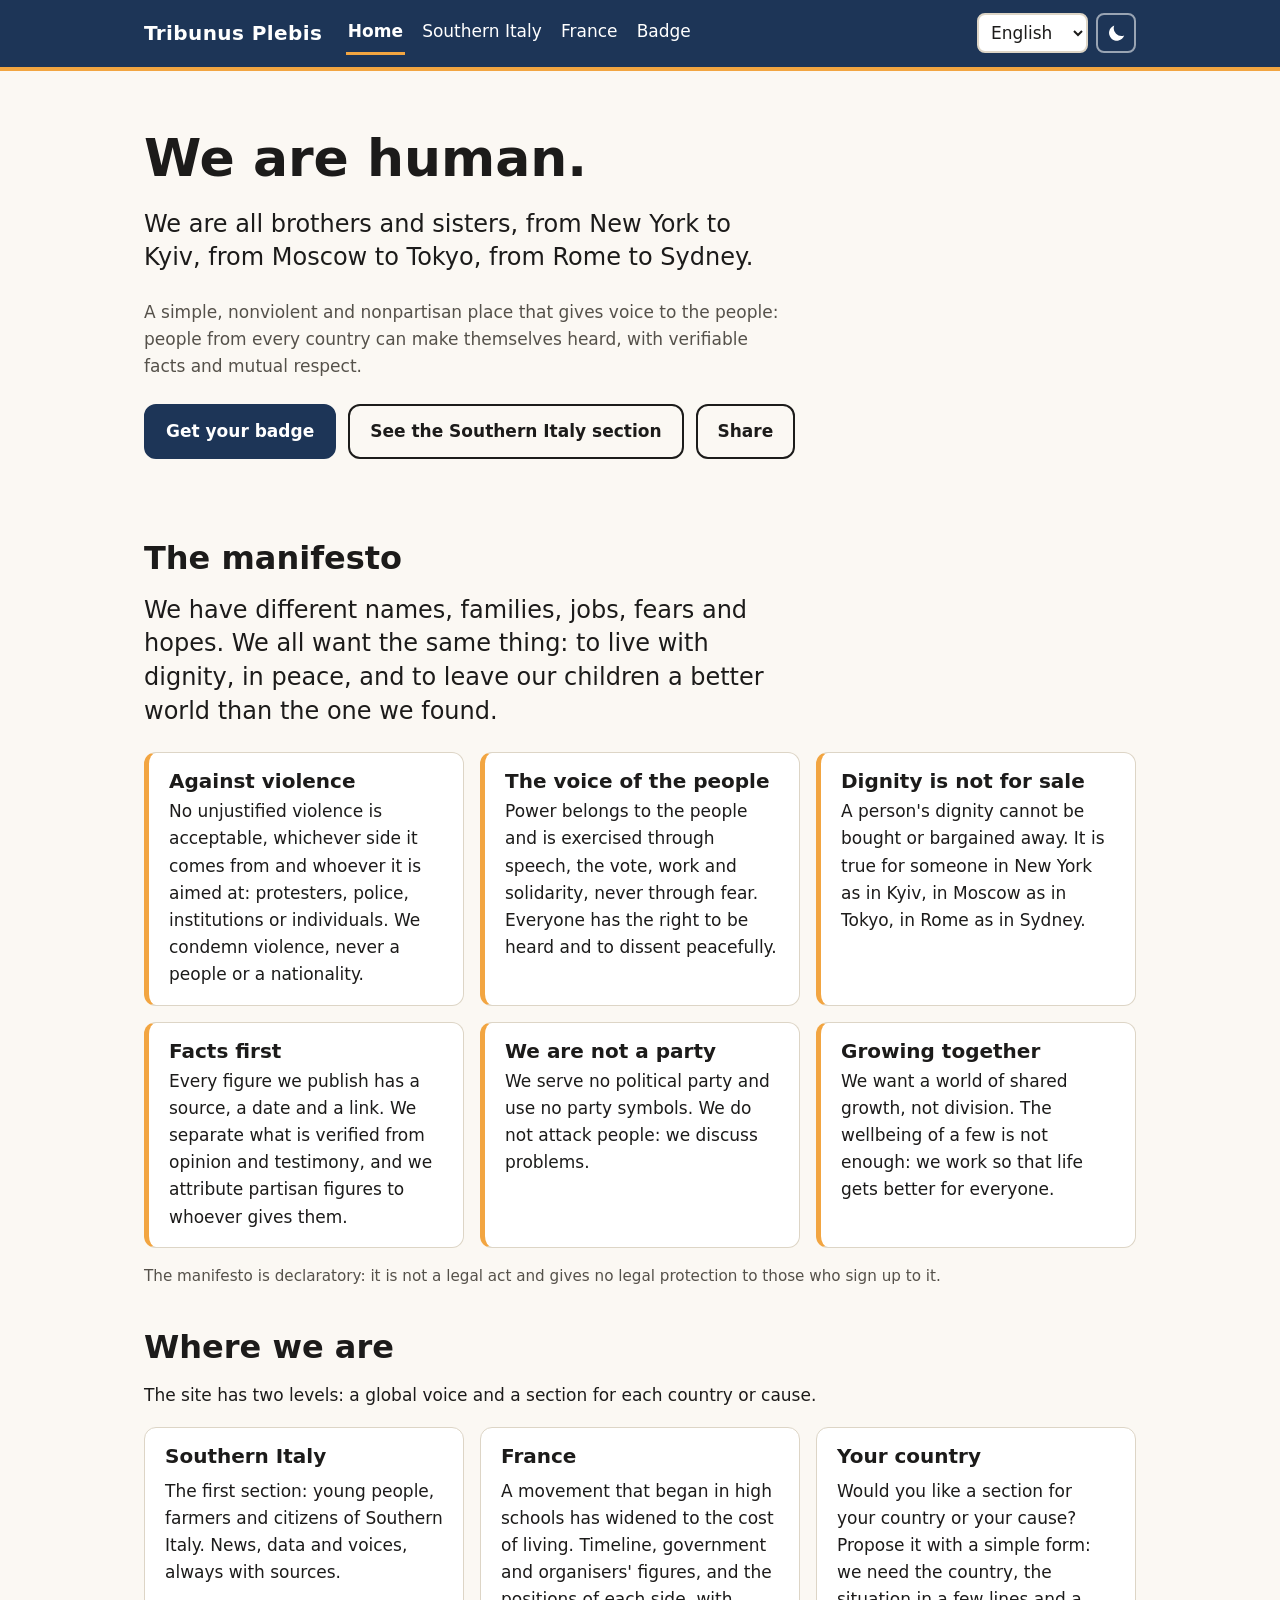
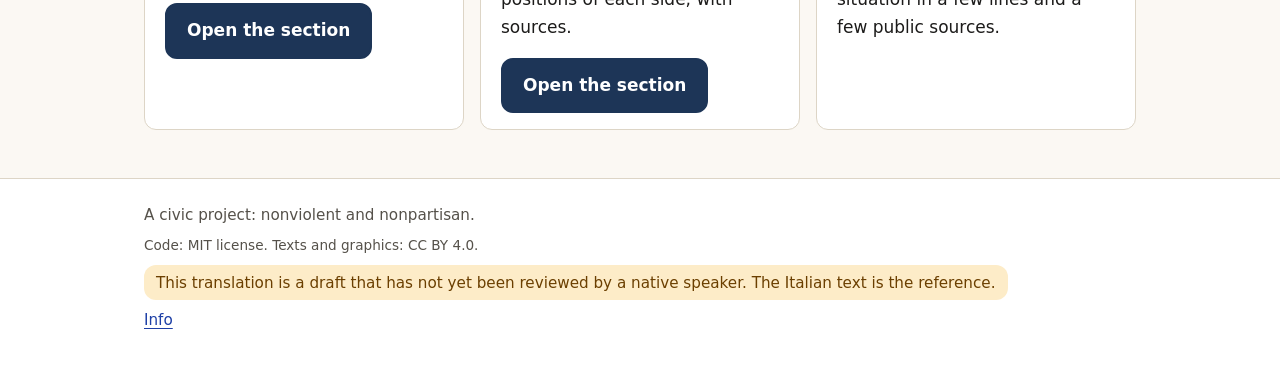
<file: index.html>
<!doctype html>
<html lang="it" dir="ltr" data-root="./">
<head>
  <meta charset="utf-8">
  <meta name="viewport" content="width=device-width, initial-scale=1">
  <meta http-equiv="Content-Security-Policy" content="default-src 'none'; script-src 'self'; style-src 'self'; img-src 'self'; connect-src 'self'; base-uri 'none'; form-action 'none'; require-trusted-types-for 'script'">
  <meta name="referrer" content="strict-origin-when-cross-origin">
  <title>Tribunus Plebis</title>
  <meta name="description" content="Un sito non violento e non partitico dove le persone di ogni paese si fanno sentire, con fatti verificabili e rispetto reciproco.">
  <meta property="og:type" content="website">
  <meta property="og:site_name" content="Tribunus Plebis">
  <meta property="og:locale" content="it_IT">
  <meta property="og:title" content="Siamo umani · Tribunus Plebis">
  <meta property="og:description" content="Un sito non violento e non partitico dove le persone di ogni paese si fanno sentire, con fatti verificabili e rispetto reciproco.">
  <meta property="og:image" content="__SITE_URL__/assets/img/social.png">
  <meta property="og:image:width" content="1200">
  <meta property="og:image:height" content="630">
  <meta property="og:image:alt" content="Siamo umani. Siamo tutti fratelli e sorelle, da New York a Kiev, da Mosca a Tokyo, da Roma a Sydney.">
  <meta name="twitter:card" content="summary_large_image">
  <meta name="twitter:image" content="__SITE_URL__/assets/img/social.png">
  <link rel="icon" href="./assets/img/favicon.svg" type="image/svg+xml">
  <link rel="stylesheet" href="./assets/css/style.css">
  <script src="./assets/js/theme-init.js"></script>
  <script type="module" src="./assets/js/home.js"></script>
</head>
<body data-page="home" data-title="home.docTitle">
  <main id="main" tabindex="-1">
    <noscript>
      <div class="container"><p class="notice">
        <span lang="it">Questo sito richiede JavaScript.</span> /
        <span lang="en">This site requires JavaScript.</span> /
        <span lang="fr">Ce site nécessite JavaScript.</span>
      </p></div>
    </noscript>

    <div class="container">
      <section class="hero" aria-labelledby="hero-title">
        <h1 id="hero-title" data-i18n="home.h1"></h1>
        <p class="lead" data-i18n="home.lead"></p>
        <p class="sub" data-i18n="home.sub"></p>
        <div class="actions">
          <a class="button" href="./badge/" data-i18n="home.ctaBadge"></a>
          <a class="button secondary" href="./it-sud/" data-i18n="home.ctaItSud"></a>
          <button type="button" class="button secondary" id="share-button" data-i18n="share.button"></button>
        </div>
        <p id="share-status" class="muted" role="status" aria-live="polite"></p>
      </section>

      <section aria-labelledby="manifesto-title">
        <h2 id="manifesto-title" data-i18n="home.manifesto.title"></h2>
        <p class="lead" data-i18n="home.manifesto.intro"></p>
        <ul class="principles" id="principles"></ul>
        <p class="muted" data-i18n="home.manifesto.note"></p>
      </section>

      <section aria-labelledby="places-title">
        <h2 id="places-title" data-i18n="home.places.title"></h2>
        <p data-i18n="home.places.intro"></p>
        <div class="places">
          <article class="card">
            <h3 data-i18n="home.places.itsud.title"></h3>
            <p data-i18n="home.places.itsud.text"></p>
            <p><a class="button" href="./it-sud/" data-i18n="home.places.itsud.cta"></a></p>
          </article>
          <article class="card">
            <h3 data-i18n="home.places.francia.title"></h3>
            <p data-i18n="home.places.francia.text"></p>
            <p><a class="button" href="./francia/" data-i18n="home.places.francia.cta"></a></p>
          </article>
          <article class="card">
            <h3 data-i18n="home.places.next.title"></h3>
            <p data-i18n="home.places.next.text"></p>
            <p data-repo-wrap hidden><a class="button secondary" data-repo-path="issues/new?template=suggest-country-section.yml" hidden data-i18n="home.places.next.cta"></a></p>
          </article>
        </div>
      </section>
    </div>
  </main>
</body>
</html>
</file>
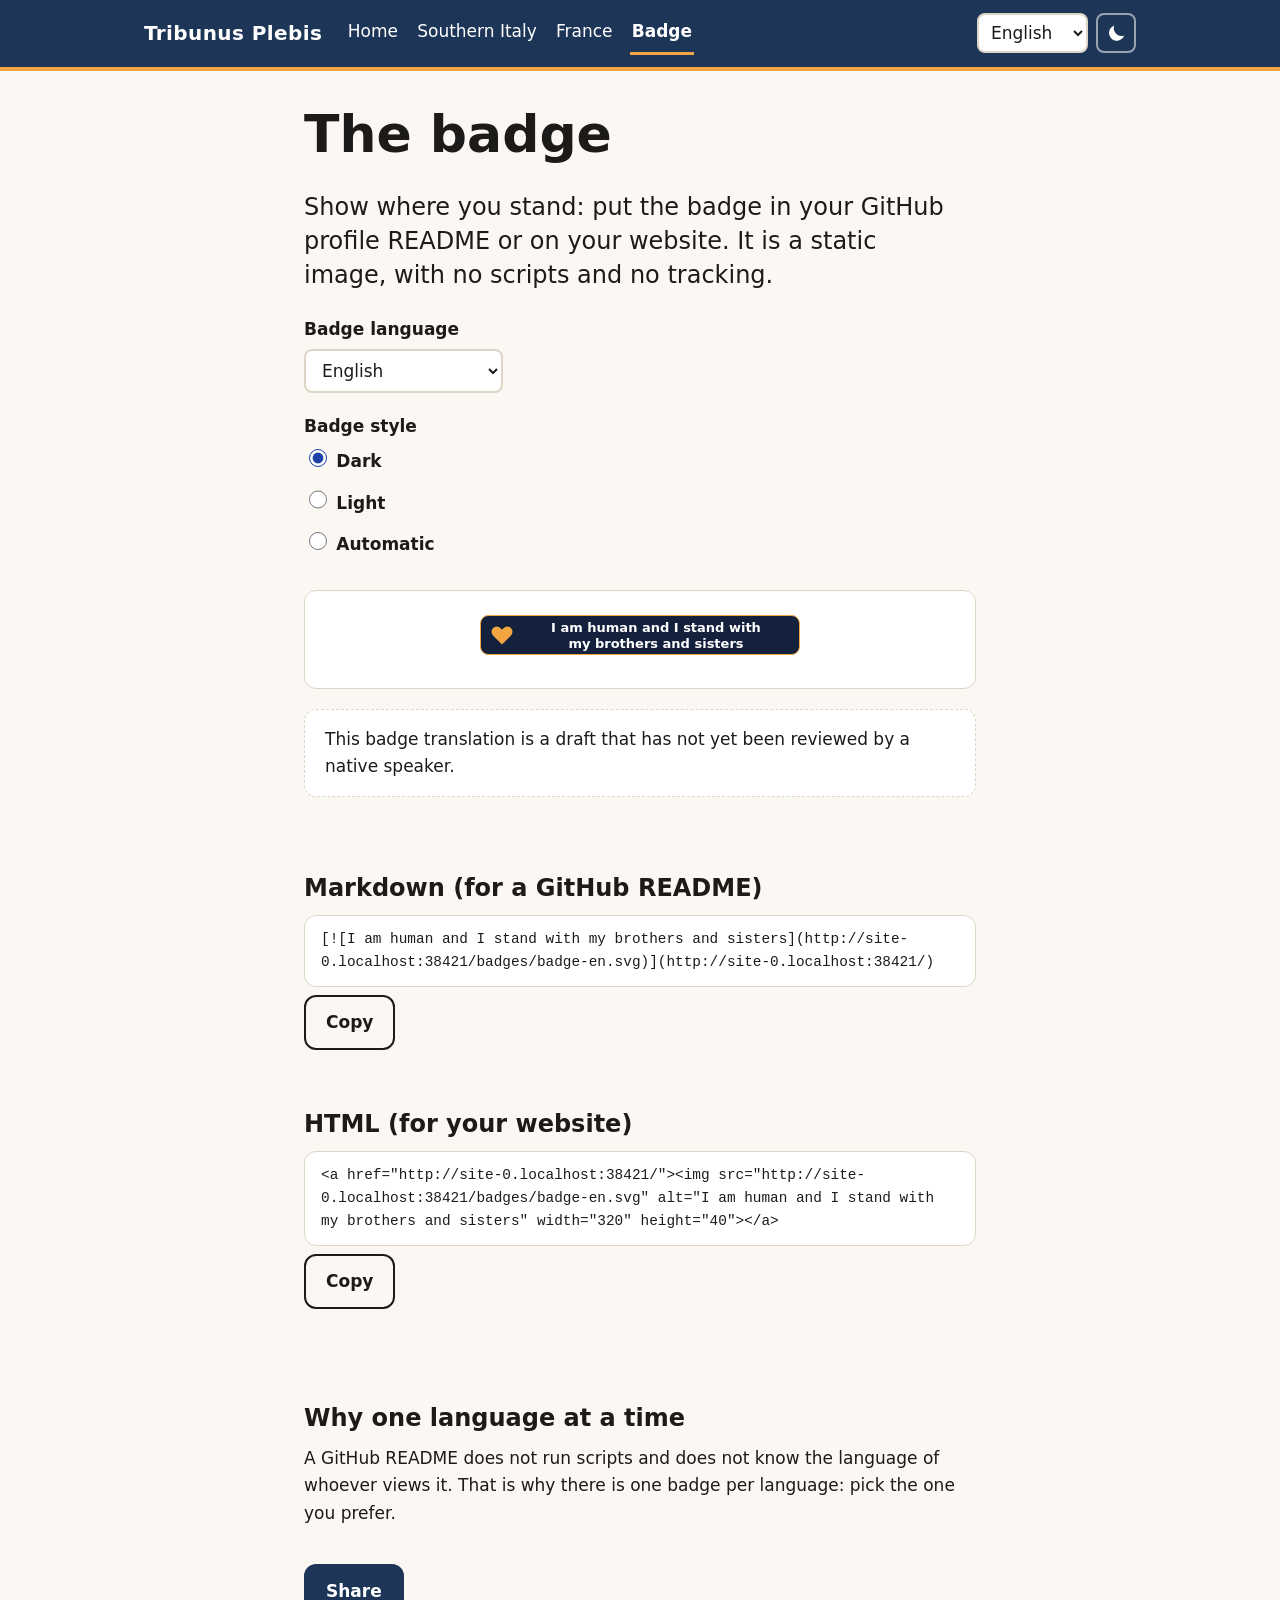
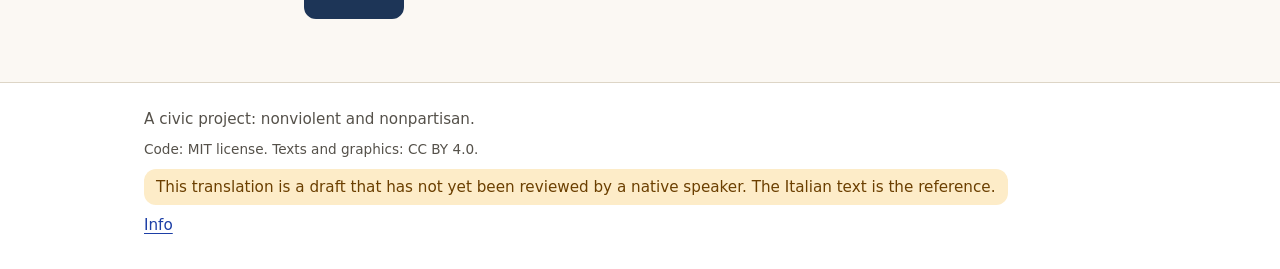
<file: badge/index.html>
<!doctype html>
<html lang="it" dir="ltr" data-root="../">
<head>
  <meta charset="utf-8">
  <meta name="viewport" content="width=device-width, initial-scale=1">
  <meta http-equiv="Content-Security-Policy" content="default-src 'none'; script-src 'self'; style-src 'self'; img-src 'self'; connect-src 'self'; base-uri 'none'; form-action 'none'; require-trusted-types-for 'script'">
  <meta name="referrer" content="strict-origin-when-cross-origin">
  <title>Badge · Tribunus Plebis</title>
  <meta name="description" content="Un sito non violento e non partitico dove le persone di ogni paese si fanno sentire, con fatti verificabili e rispetto reciproco.">
  <meta property="og:type" content="website">
  <meta property="og:site_name" content="Tribunus Plebis">
  <meta property="og:locale" content="it_IT">
  <meta property="og:title" content="Siamo umani · Tribunus Plebis">
  <meta property="og:description" content="Un sito non violento e non partitico dove le persone di ogni paese si fanno sentire, con fatti verificabili e rispetto reciproco.">
  <meta property="og:image" content="__SITE_URL__/assets/img/social.png">
  <meta property="og:image:width" content="1200">
  <meta property="og:image:height" content="630">
  <meta property="og:image:alt" content="Siamo umani. Siamo tutti fratelli e sorelle, da New York a Kiev, da Mosca a Tokyo, da Roma a Sydney.">
  <meta name="twitter:card" content="summary_large_image">
  <meta name="twitter:image" content="__SITE_URL__/assets/img/social.png">
  <link rel="icon" href="../assets/img/favicon.svg" type="image/svg+xml">
  <link rel="stylesheet" href="../assets/css/style.css">
  <script src="../assets/js/theme-init.js"></script>
  <script type="module" src="../assets/js/badge.js"></script>
</head>
<body data-page="badge" data-title="badge.docTitle">
  <main id="main" tabindex="-1">
    <noscript>
      <div class="container"><p class="notice">
        <span lang="it">Questo sito richiede JavaScript.</span> /
        <span lang="en">This site requires JavaScript.</span> /
        <span lang="fr">Ce site nécessite JavaScript.</span>
      </p></div>
    </noscript>

    <div class="container prose">
      <h1 data-i18n="badge.h1"></h1>
      <p class="lead" data-i18n="badge.intro"></p>

      <div class="badge-tool">
        <div class="field">
          <label for="badge-lang" data-i18n="badge.language"></label>
          <select id="badge-lang"></select>
        </div>

        <fieldset class="field style-field">
          <legend data-i18n="badge.styleTitle"></legend>
          <label class="choice"><input type="radio" name="badge-style" value="dark" checked> <span data-i18n="badge.styleDark"></span></label>
          <label class="choice"><input type="radio" name="badge-style" value="light"> <span data-i18n="badge.styleLight"></span></label>
          <label class="choice"><input type="radio" name="badge-style" value="auto"> <span data-i18n="badge.styleAuto"></span></label>
          <p id="style-note" class="muted" hidden data-i18n="badge.styleAutoNote"></p>
        </fieldset>

        <section class="badge-preview" aria-labelledby="preview-title">
          <h2 id="preview-title" class="visually-hidden" data-i18n="badge.preview"></h2>
          <a id="badge-link" href="../"><img id="badge-preview" src="../badges/badge-it.svg" alt="" width="320" height="40"></a>
          <div id="badge-compare" class="badge-compare" hidden>
            <figure>
              <a href="../"><img id="badge-preview-dark" src="../badges/badge-it.svg" alt="" width="320" height="40"></a>
              <figcaption data-i18n="badge.previewDark"></figcaption>
            </figure>
            <figure>
              <a href="../"><img id="badge-preview-light" src="../badges/badge-it-light.svg" alt="" width="320" height="40"></a>
              <figcaption data-i18n="badge.previewLight"></figcaption>
            </figure>
          </div>
        </section>

        <p id="badge-draft" class="notice" hidden>
          <span data-i18n="badge.draftNote"></span>
          <span id="badge-progress"></span>
          <a id="badge-review-link" data-repo-path="issues/new?template=badge-review.yml" hidden data-i18n="badge.reviewCta"></a>
        </p>
        <p id="badge-reviewed" class="notice notice-ok" hidden data-i18n="badge.reviewedNote"></p>

        <p id="local-note" class="notice" hidden data-i18n="badge.localNote"></p>

        <section id="md-section" aria-labelledby="md-title">
          <h2 id="md-title" data-i18n="badge.markdownTitle"></h2>
          <pre class="snippet"><code id="snippet-markdown"></code></pre>
          <button type="button" class="button secondary" id="copy-markdown" data-i18n="badge.copy"></button>
        </section>

        <section aria-labelledby="html-title">
          <h2 id="html-title" data-i18n="badge.htmlTitle"></h2>
          <pre class="snippet"><code id="snippet-html"></code></pre>
          <button type="button" class="button secondary" id="copy-html" data-i18n="badge.copy"></button>
        </section>

        <p id="copy-status" class="muted" role="status" aria-live="polite"></p>

        <section aria-labelledby="why-title">
          <h2 id="why-title" data-i18n="badge.whyTitle"></h2>
          <p data-i18n="badge.why"></p>
        </section>

        <section class="share-block" data-i18n-attr="aria-label:share.button">
          <button type="button" class="button" id="share-button" data-i18n="share.button"></button>
          <p id="share-status" class="muted" role="status" aria-live="polite"></p>
        </section>
      </div>
    </div>
  </main>
</body>
</html>
</file>
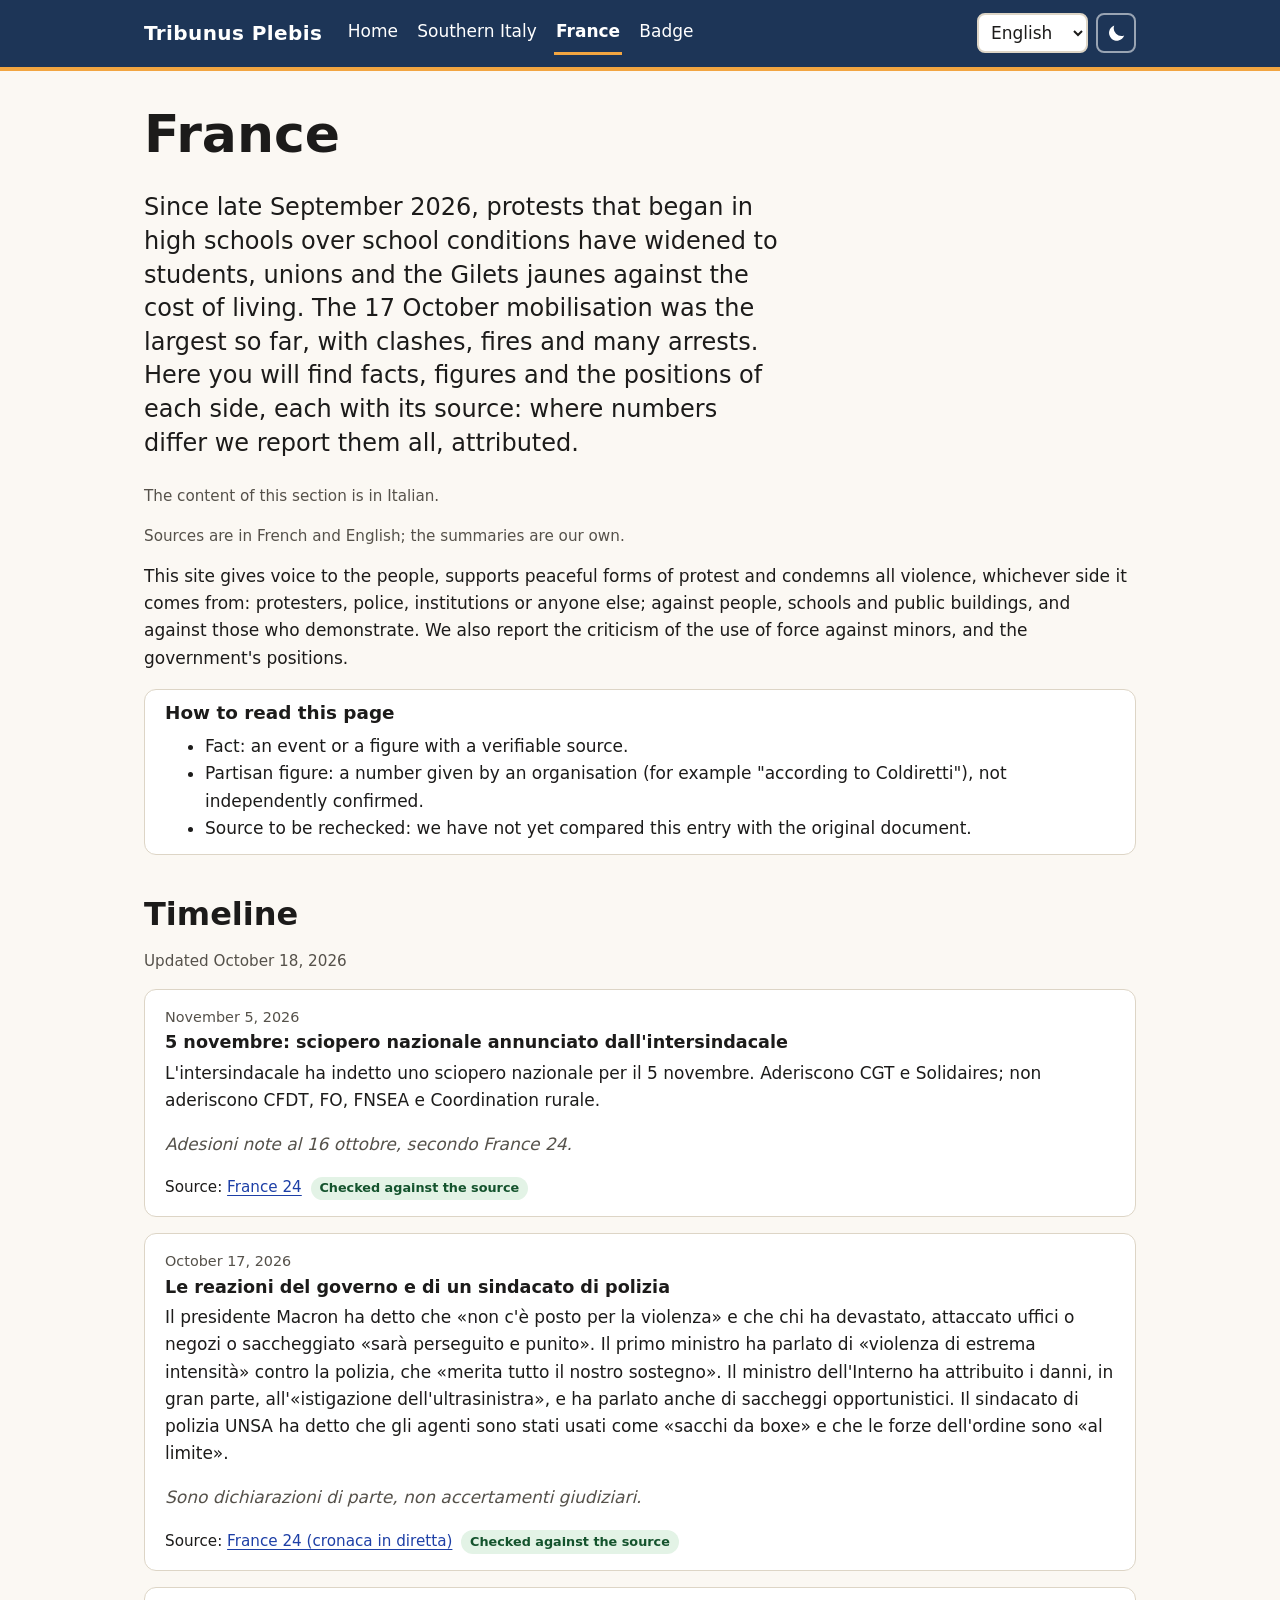
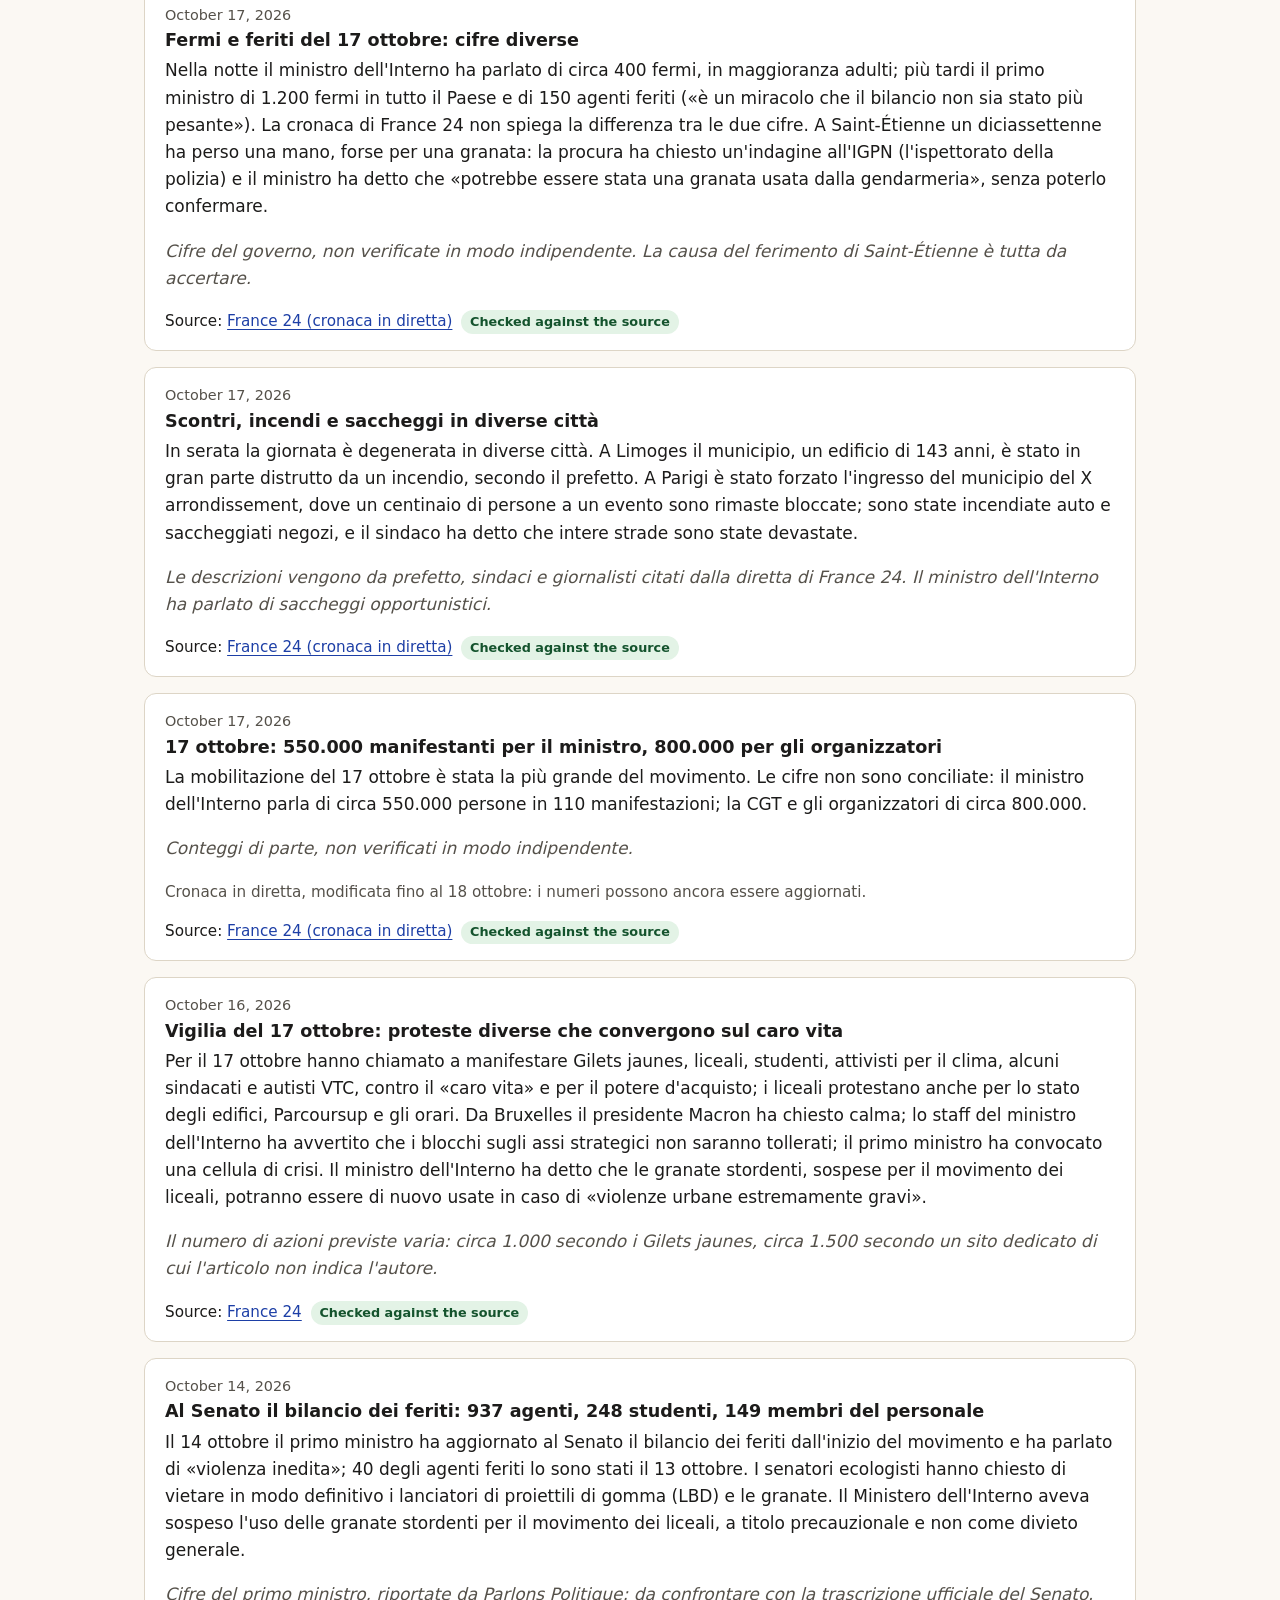
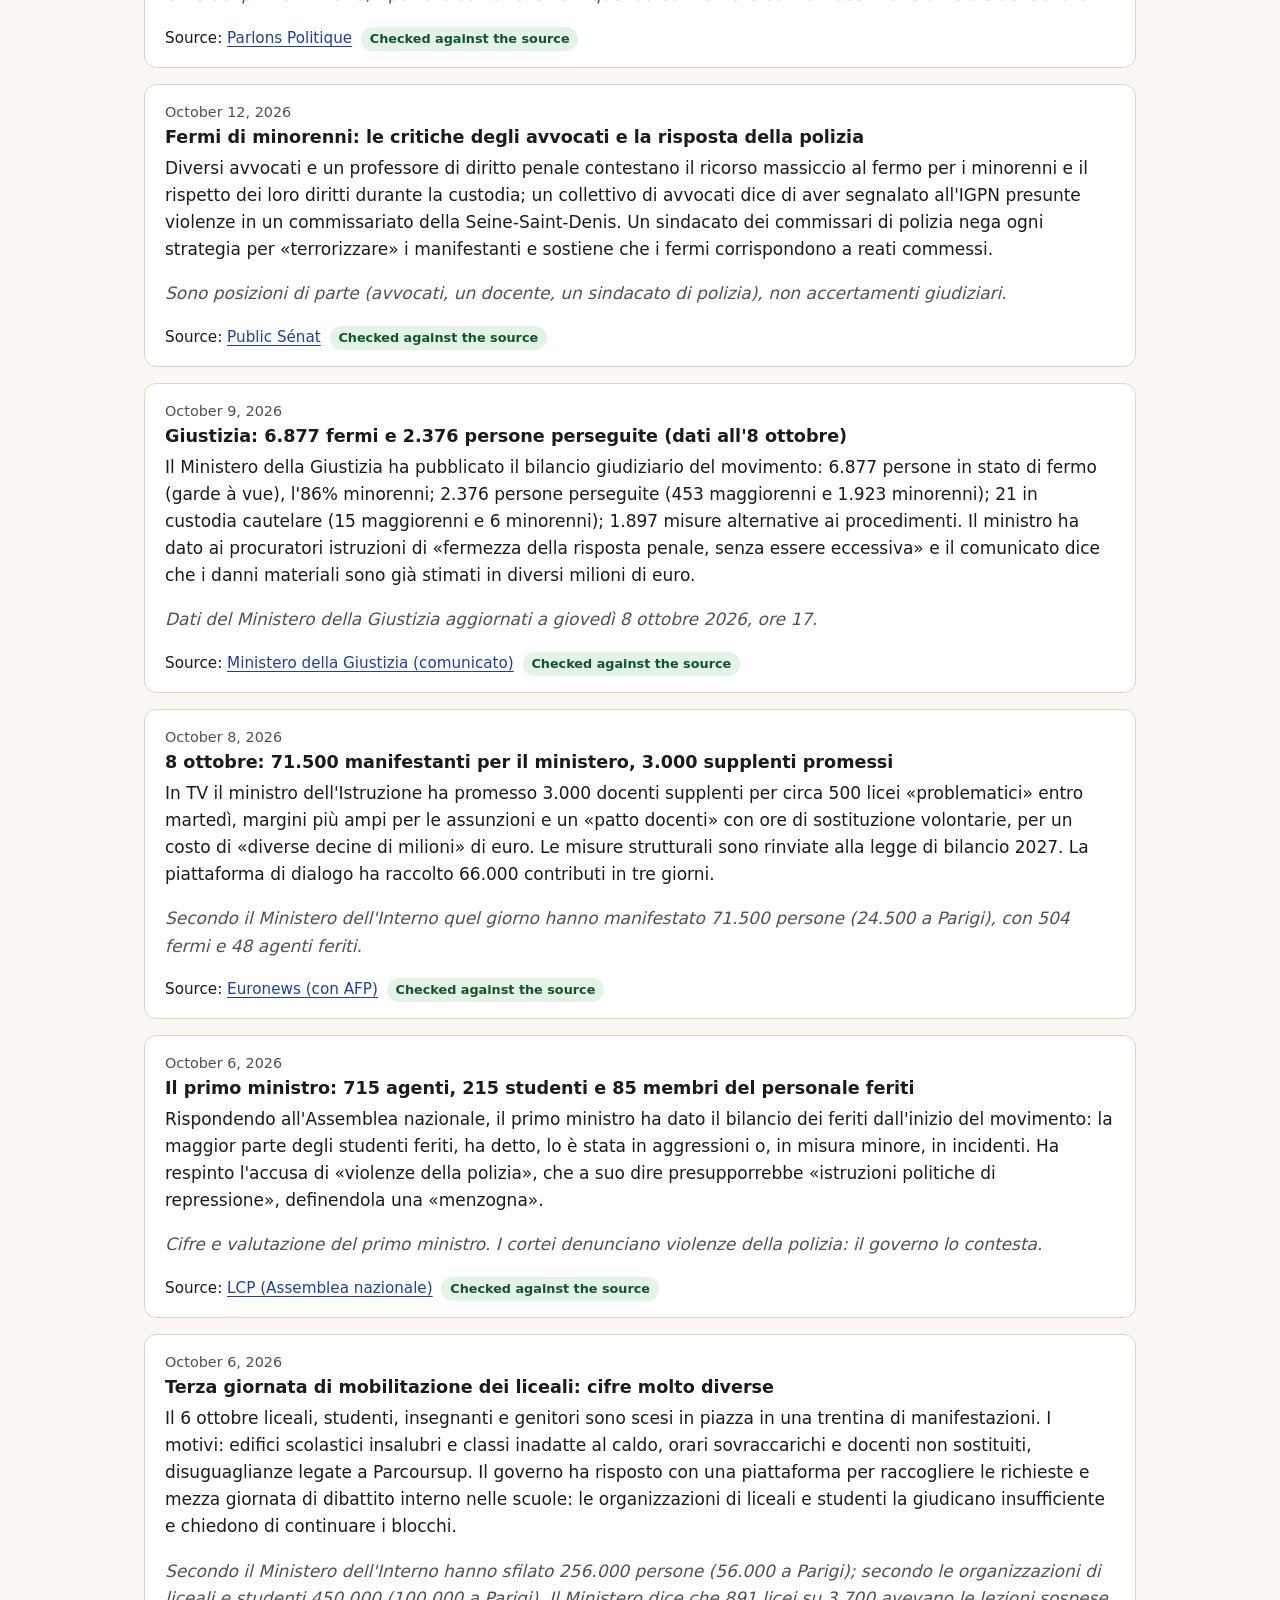
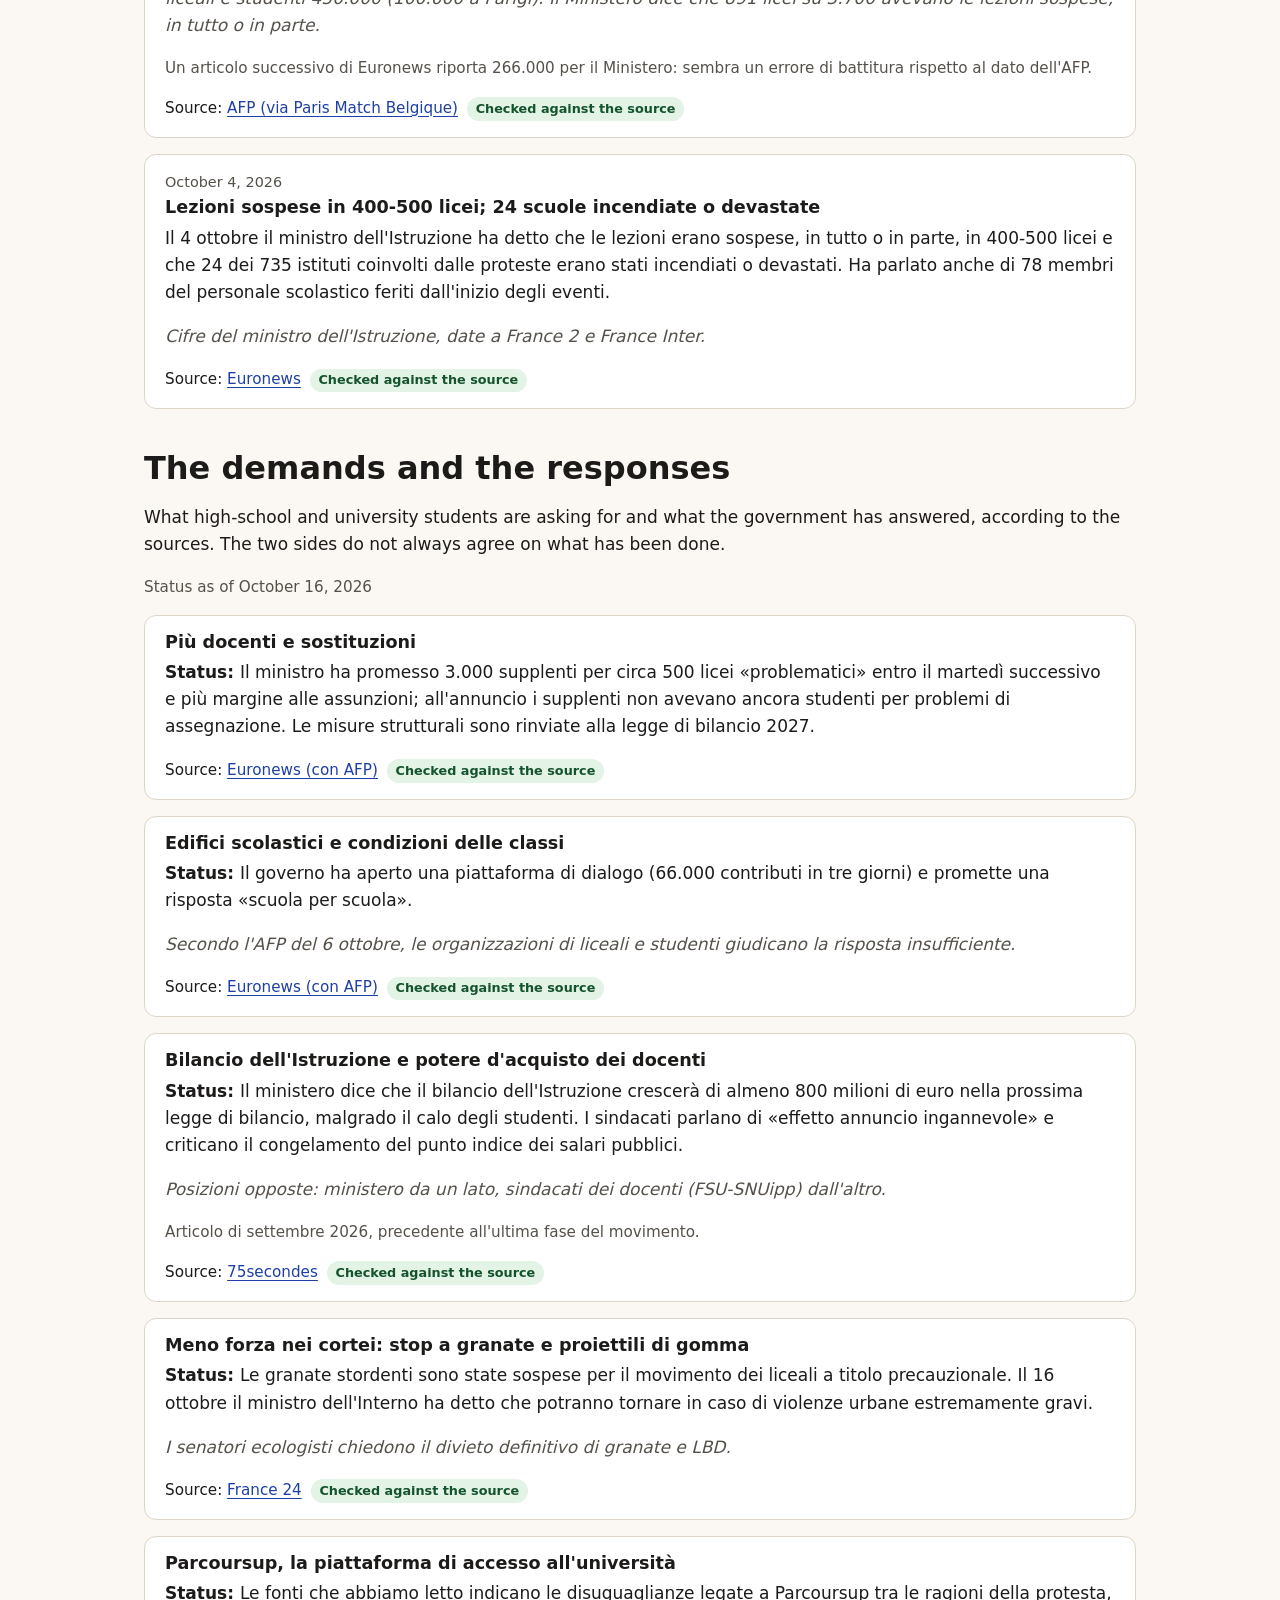
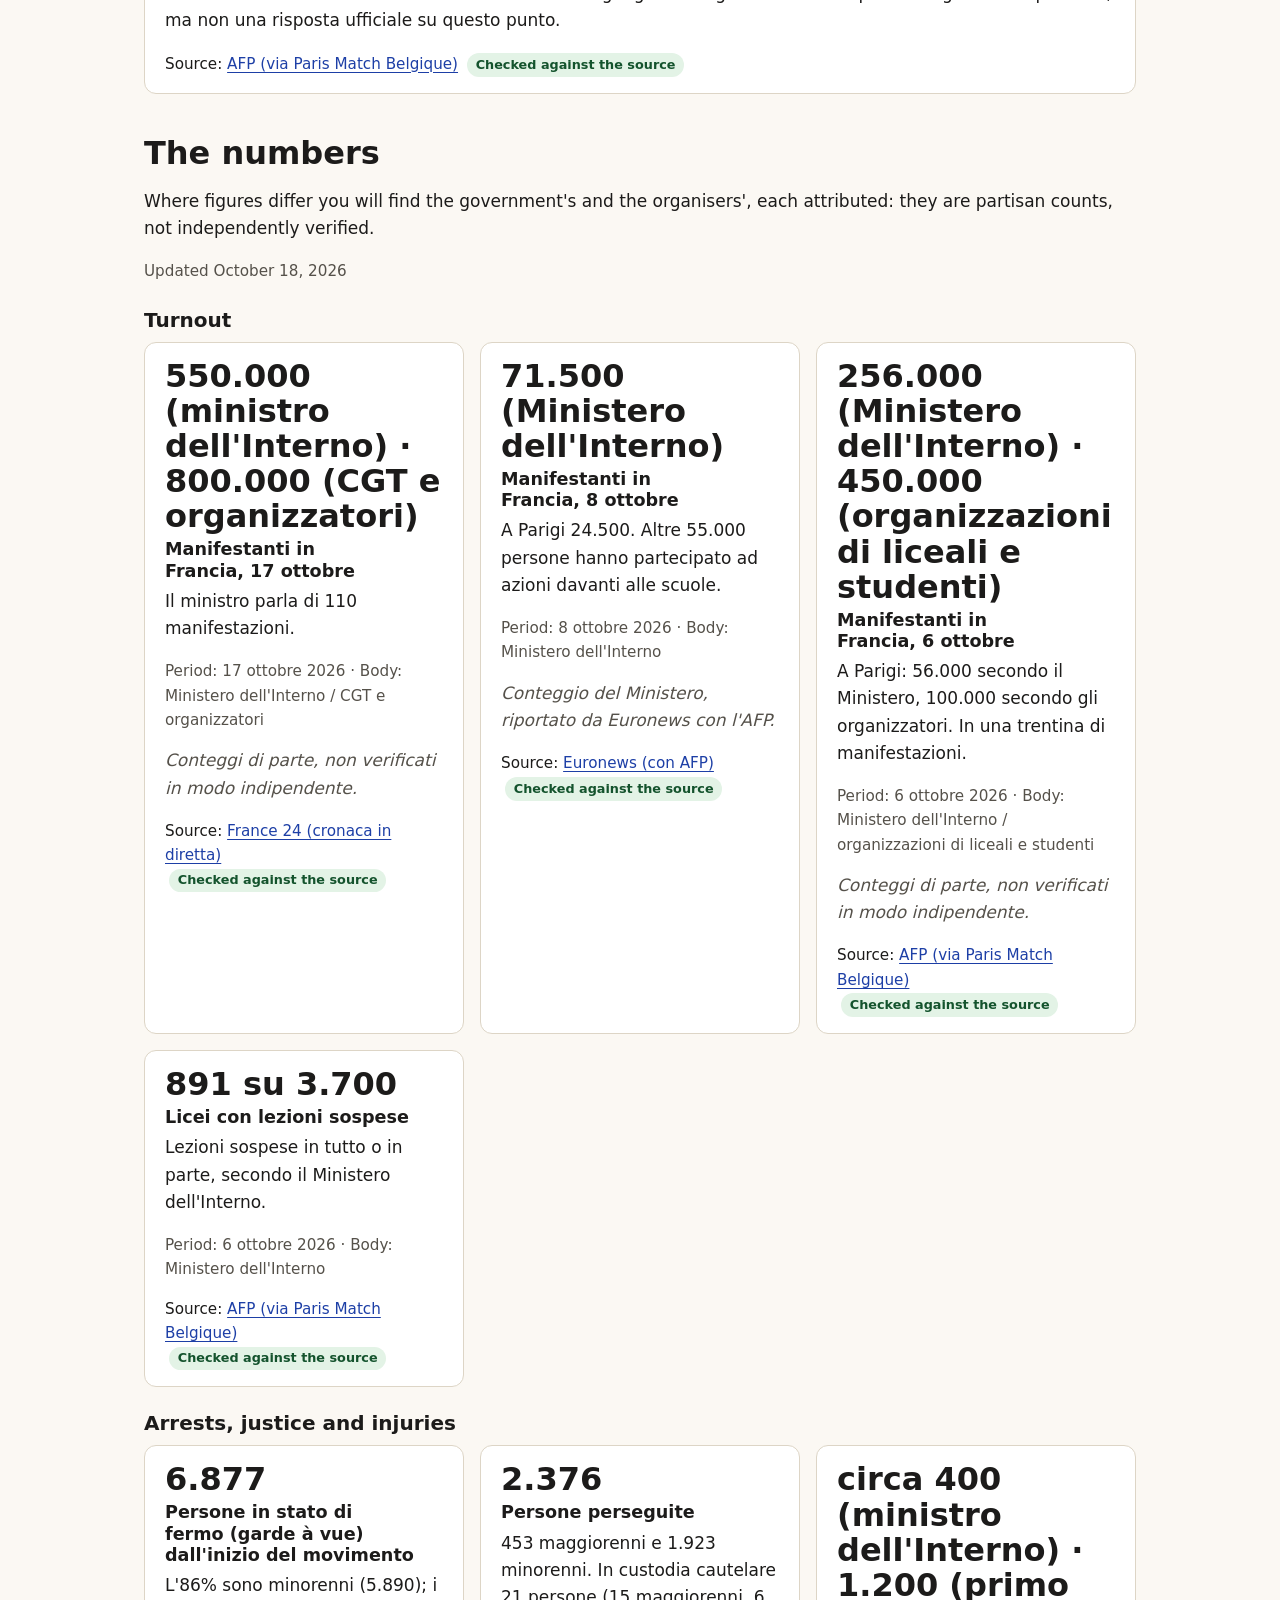
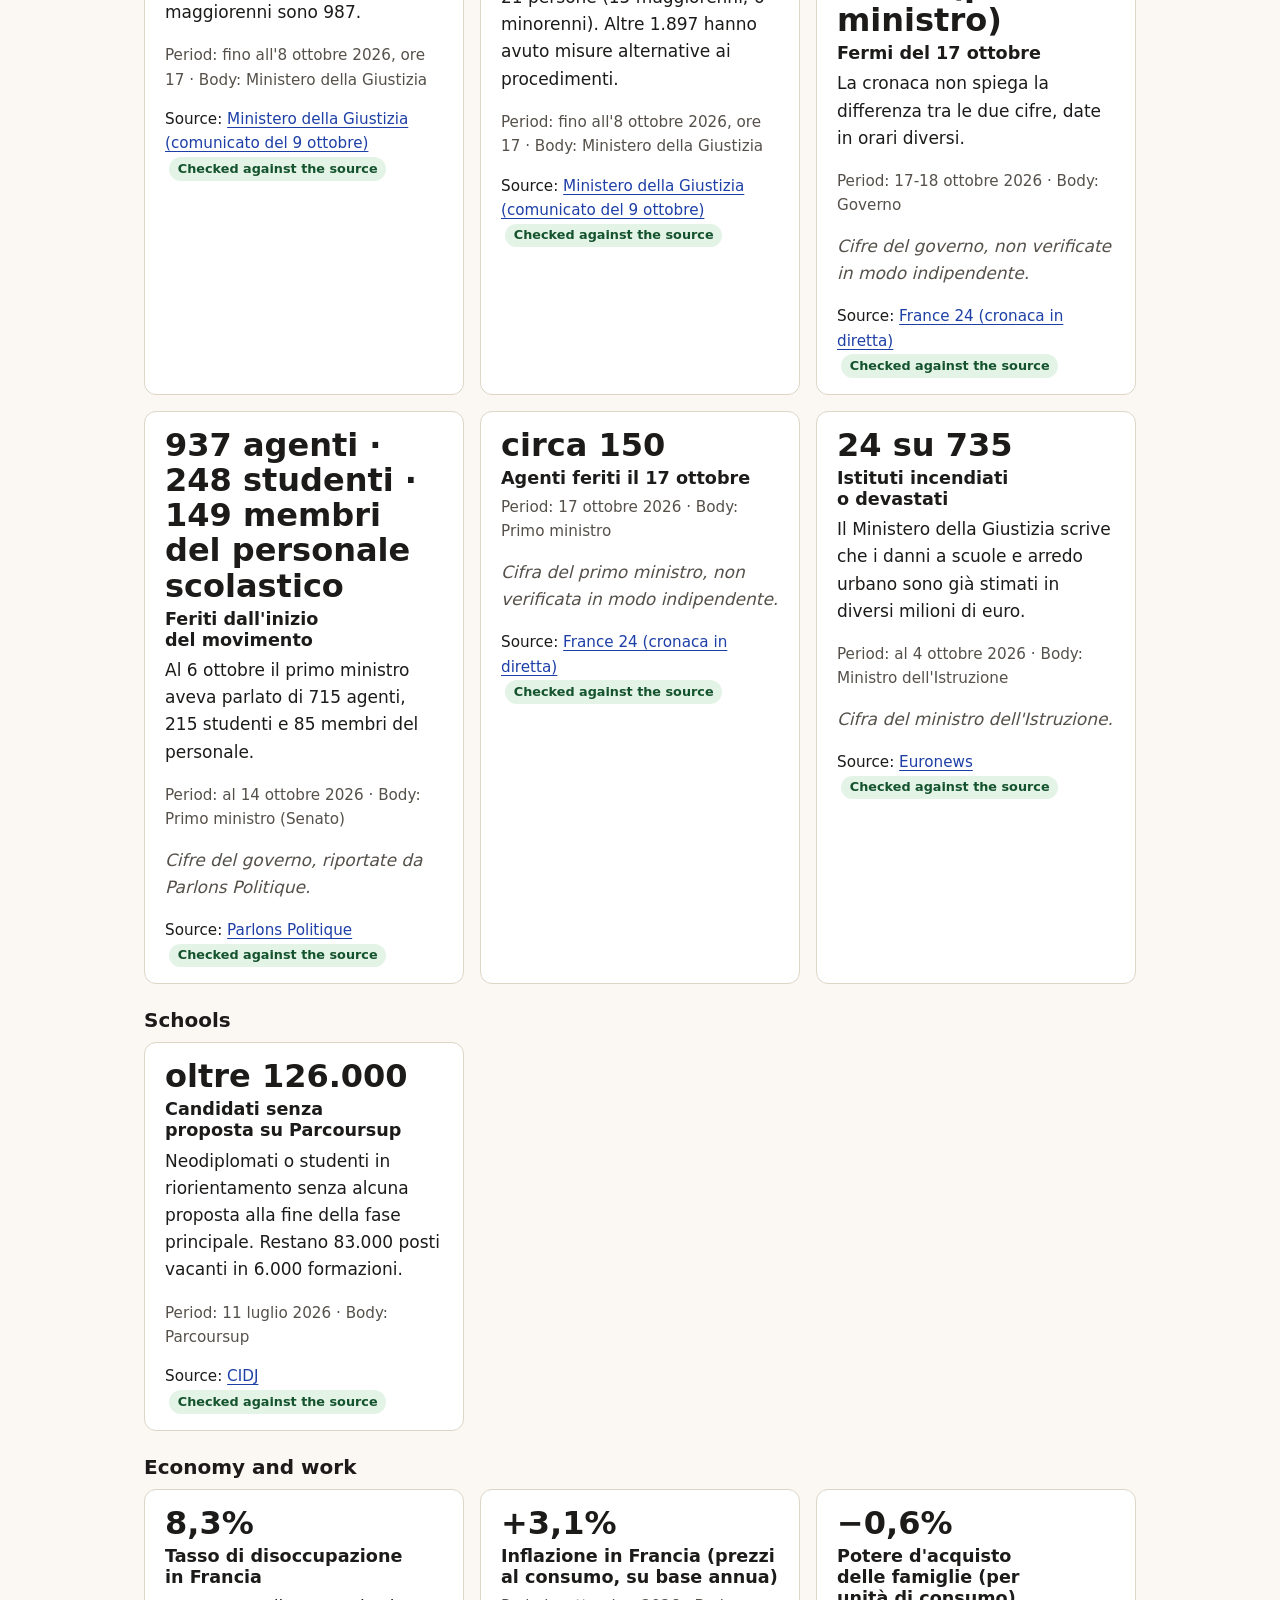
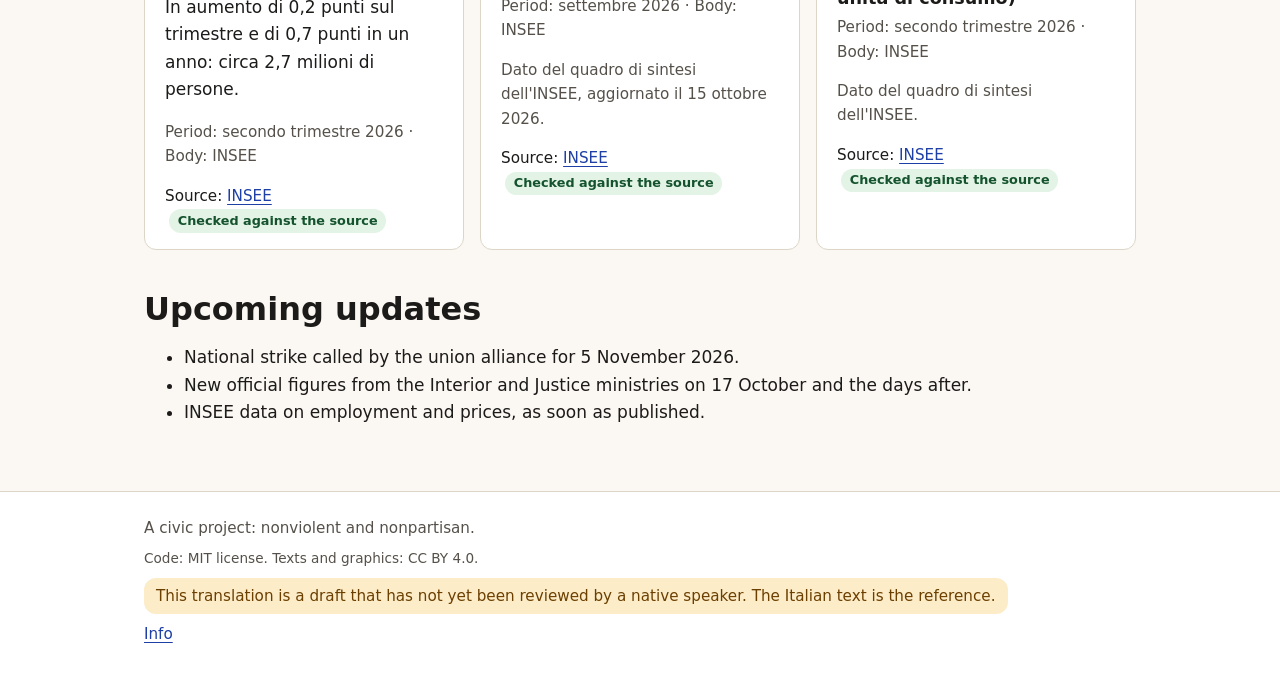
<file: francia/index.html>
<!doctype html>
<html lang="it" dir="ltr" data-root="../">
<head>
  <meta charset="utf-8">
  <meta name="viewport" content="width=device-width, initial-scale=1">
  <meta http-equiv="Content-Security-Policy" content="default-src 'none'; script-src 'self'; style-src 'self'; img-src 'self'; connect-src 'self'; base-uri 'none'; form-action 'none'; require-trusted-types-for 'script'">
  <meta name="referrer" content="strict-origin-when-cross-origin">
  <title>Francia · Tribunus Plebis</title>
  <meta name="description" content="Un sito non violento e non partitico dove le persone di ogni paese si fanno sentire, con fatti verificabili e rispetto reciproco.">
  <meta property="og:type" content="website">
  <meta property="og:site_name" content="Tribunus Plebis">
  <meta property="og:locale" content="it_IT">
  <meta property="og:title" content="Siamo umani · Tribunus Plebis">
  <meta property="og:description" content="Un sito non violento e non partitico dove le persone di ogni paese si fanno sentire, con fatti verificabili e rispetto reciproco.">
  <meta property="og:image" content="__SITE_URL__/assets/img/social.png">
  <meta property="og:image:width" content="1200">
  <meta property="og:image:height" content="630">
  <meta property="og:image:alt" content="Siamo umani. Siamo tutti fratelli e sorelle, da New York a Kiev, da Mosca a Tokyo, da Roma a Sydney.">
  <meta name="twitter:card" content="summary_large_image">
  <meta name="twitter:image" content="__SITE_URL__/assets/img/social.png">
  <link rel="icon" href="../assets/img/favicon.svg" type="image/svg+xml">
  <link rel="stylesheet" href="../assets/css/style.css">
  <script src="../assets/js/theme-init.js"></script>
  <script type="module" src="../assets/js/section.js"></script>
</head>
<body data-page="francia" data-title="francia.docTitle" data-section="francia" data-news="francia-news.json" data-stats="francia-stats.json">
  <main id="main" tabindex="-1">
    <noscript>
      <div class="container"><p class="notice">
        <span lang="it">Questo sito richiede JavaScript.</span> /
        <span lang="en">This site requires JavaScript.</span> /
        <span lang="fr">Ce site nécessite JavaScript.</span>
      </p></div>
    </noscript>

    <div class="container">
      <h1 data-i18n="francia.h1"></h1>
      <p class="lead" data-i18n="francia.intro"></p>
      <p class="muted" data-i18n="common.contentItalian"></p>
      <p class="muted" data-i18n="francia.sourcesNote"></p>
      <p data-i18n="francia.nonviolence"></p>

      <section class="legend" aria-labelledby="howto-title">
        <h2 id="howto-title" data-i18n="section.howToRead.title"></h2>
        <ul data-i18n-list="section.howToRead.items"></ul>
      </section>

      <div id="section-content"></div>

      <section class="contribute" aria-labelledby="contribute-title" data-repo-wrap hidden>
        <h2 id="contribute-title" data-i18n="section.contribute.title"></h2>
        <p data-i18n="section.contribute.text"></p>
        <p class="actions">
          <a class="button" data-repo-path="issues/new?template=suggest-news-or-data.yml" hidden data-i18n="section.contribute.news"></a>
          <a class="button secondary" data-repo-path="issues/new?template=report-error.yml" hidden data-i18n="section.contribute.error"></a>
        </p>
      </section>

      <section aria-labelledby="next-title">
        <h2 id="next-title" data-i18n="francia.next.title"></h2>
        <ul data-i18n-list="francia.next.items"></ul>
      </section>
    </div>
  </main>
</body>
</html>
</file>
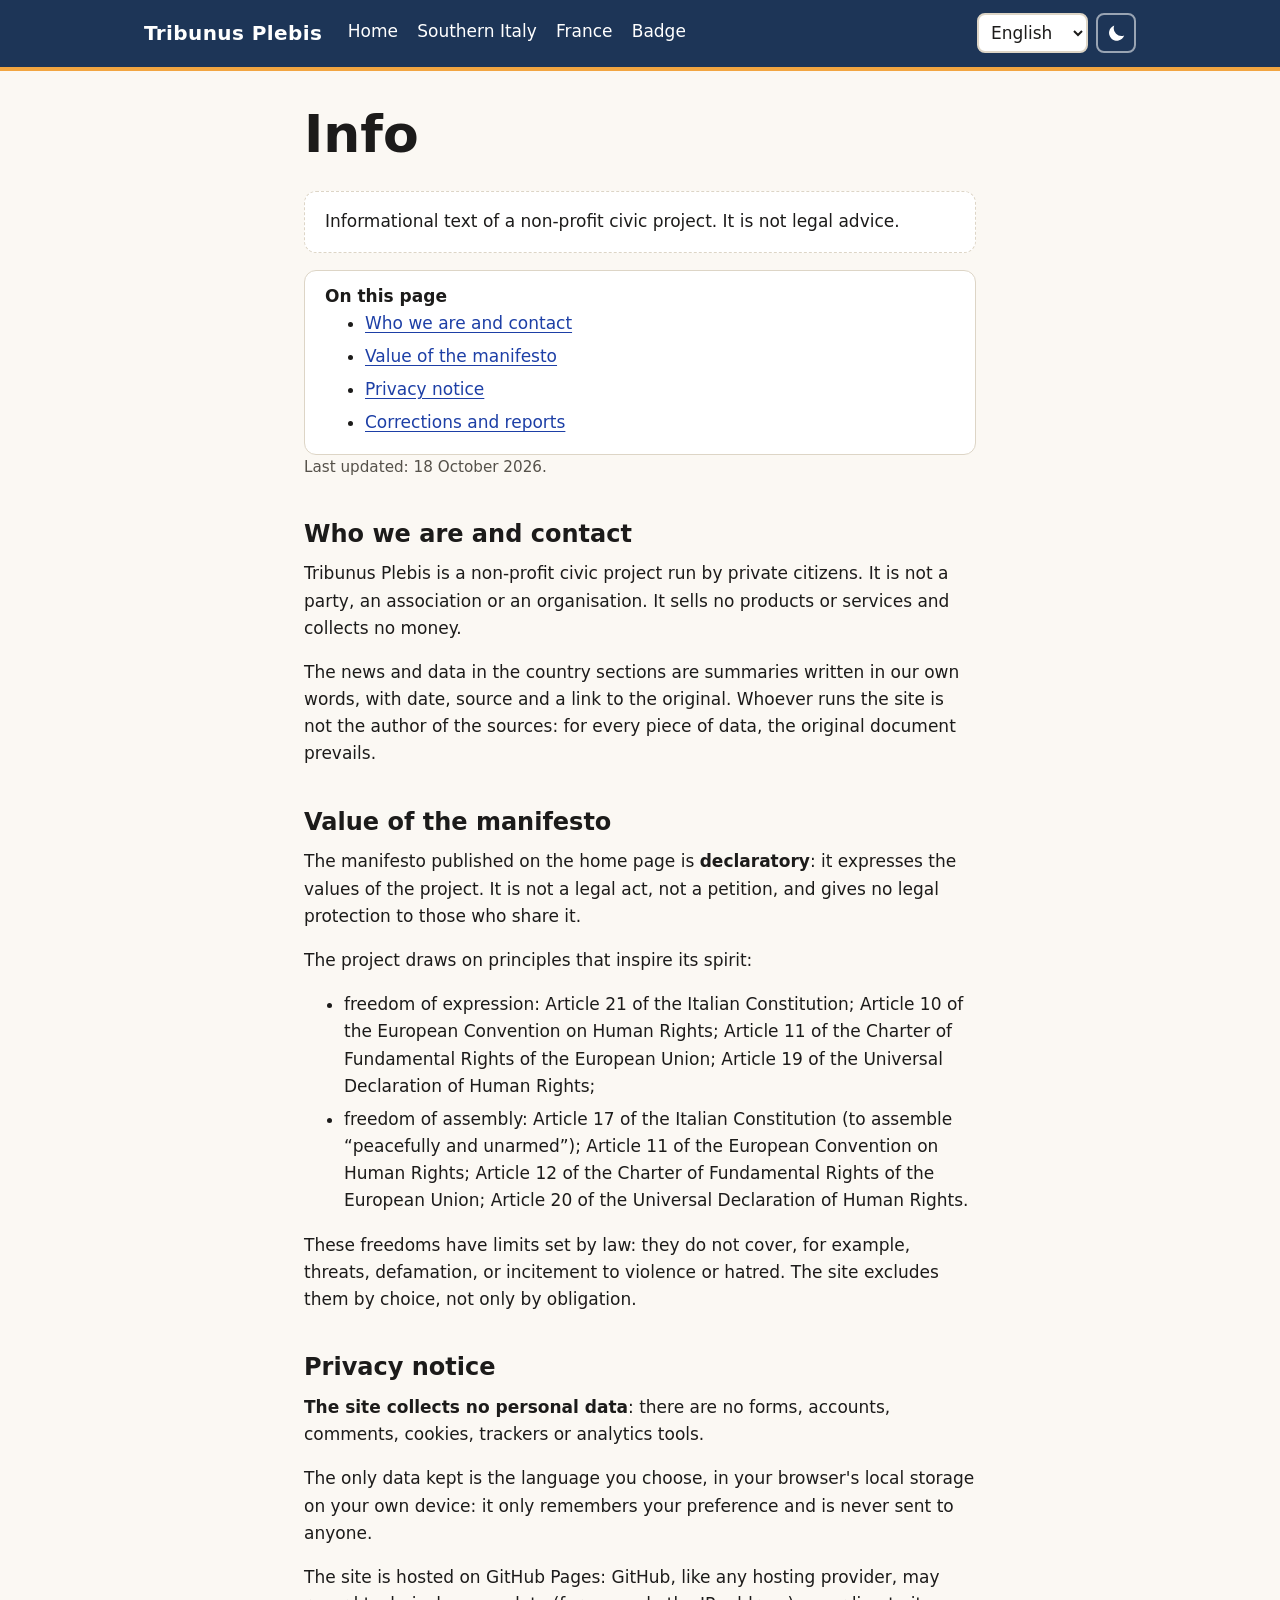
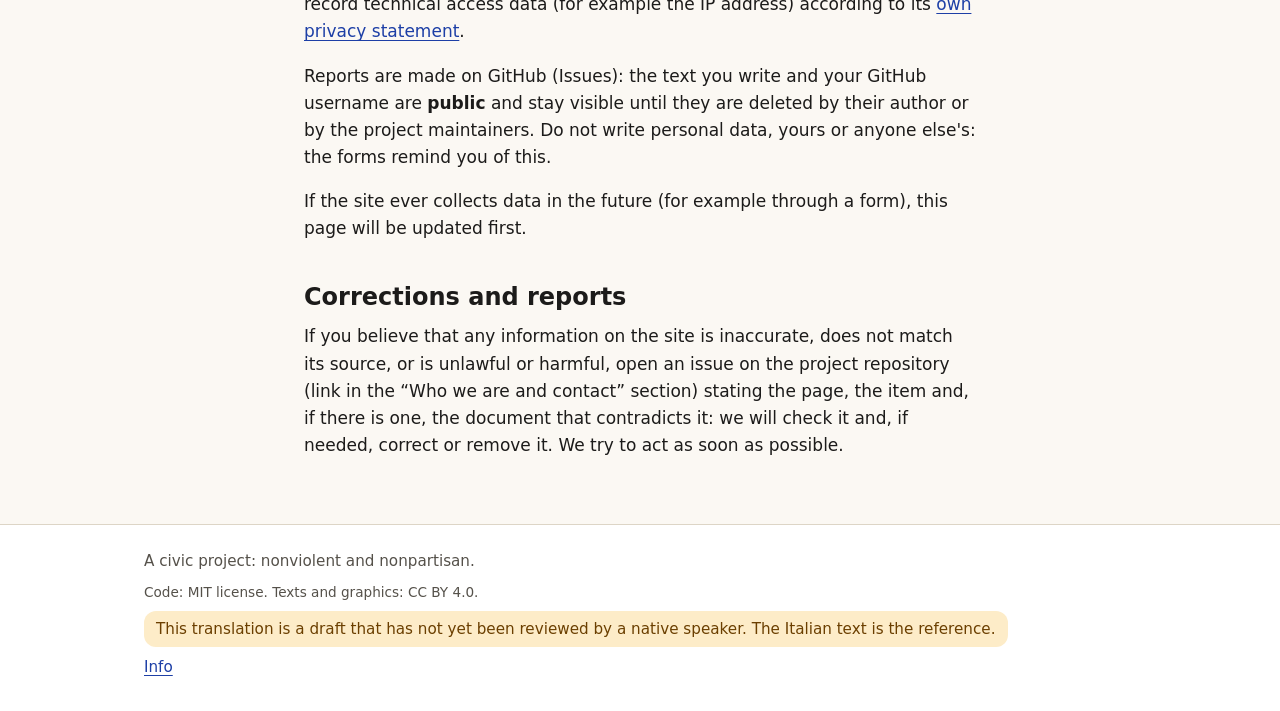
<file: info/index.html>
<!doctype html>
<html lang="it" dir="ltr" data-root="../">
<head>
  <meta charset="utf-8">
  <meta name="viewport" content="width=device-width, initial-scale=1">
  <meta http-equiv="Content-Security-Policy" content="default-src 'none'; script-src 'self'; style-src 'self'; img-src 'self'; connect-src 'self'; base-uri 'none'; form-action 'none'; require-trusted-types-for 'script'">
  <meta name="referrer" content="strict-origin-when-cross-origin">
  <title>Info · Tribunus Plebis</title>
  <meta name="description" content="Un sito non violento e non partitico dove le persone di ogni paese si fanno sentire, con fatti verificabili e rispetto reciproco.">
  <meta property="og:type" content="website">
  <meta property="og:site_name" content="Tribunus Plebis">
  <meta property="og:locale" content="it_IT">
  <meta property="og:title" content="Siamo umani · Tribunus Plebis">
  <meta property="og:description" content="Un sito non violento e non partitico dove le persone di ogni paese si fanno sentire, con fatti verificabili e rispetto reciproco.">
  <meta property="og:image" content="__SITE_URL__/assets/img/social.png">
  <meta property="og:image:width" content="1200">
  <meta property="og:image:height" content="630">
  <meta property="og:image:alt" content="Siamo umani. Siamo tutti fratelli e sorelle, da New York a Kiev, da Mosca a Tokyo, da Roma a Sydney.">
  <meta name="twitter:card" content="summary_large_image">
  <meta name="twitter:image" content="__SITE_URL__/assets/img/social.png">
  <link rel="icon" href="../assets/img/favicon.svg" type="image/svg+xml">
  <link rel="stylesheet" href="../assets/css/style.css">
  <script src="../assets/js/theme-init.js"></script>
  <script type="module" src="../assets/js/static.js"></script>
</head>
<body data-page="info" data-title="info.docTitle">
  <main id="main" tabindex="-1">
    <noscript>
      <div class="container"><p class="notice">
        <span lang="it">Questo sito richiede JavaScript.</span> /
        <span lang="en">This site requires JavaScript.</span> /
        <span lang="fr">Ce site nécessite JavaScript.</span>
      </p></div>
    </noscript>

    <div class="container prose">
      <h1 data-i18n="info.h1"></h1>
      <p class="notice" data-i18n="info.draft"></p>

      <nav class="toc" data-i18n-attr="aria-label:info.toc">
        <strong data-i18n="info.toc"></strong>
        <ul>
          <li><a href="#contatti" data-i18n="info.tocOperator"></a></li>
          <li><a href="#manifesto" data-i18n="info.tocManifesto"></a></li>
          <li><a href="#privacy" data-i18n="info.tocPrivacy"></a></li>
          <li><a href="#correzioni" data-i18n="info.tocRemoval"></a></li>
        </ul>
      </nav>

      <div class="info-text">
        <p class="muted"><span data-i18n="info.body.updated"></span></p>

        <section id="contatti">
          <h2 data-i18n="info.body.contactH"></h2>
          <p data-i18n="info.body.contactP1"></p>
          <p data-repo-wrap hidden><span data-i18n="info.body.reportA"></span> <a data-repo-path="issues/new/choose" hidden data-i18n="info.body.reportLink"></a> <span data-i18n="info.body.reportB"></span></p>
          <p data-i18n="info.body.contactP3"></p>
        </section>

        <section id="manifesto">
          <h2 data-i18n="info.body.manifestoH"></h2>
          <p><span data-i18n="info.body.manP1a"></span> <strong data-i18n="info.body.manP1b"></strong><span data-i18n="info.body.manP1c"></span></p>
          <p data-i18n="info.body.manP2"></p>
          <ul>
            <li data-i18n="info.body.manLi1"></li>
            <li data-i18n="info.body.manLi2"></li>
          </ul>
          <p data-i18n="info.body.manP3"></p>
        </section>

        <section id="privacy">
          <h2 data-i18n="info.body.privacyH"></h2>
          <p><strong data-i18n="info.body.prP1a"></strong><span data-i18n="info.body.prP1b"></span></p>
          <p data-i18n="info.body.prP2"></p>
          <p><span data-i18n="info.body.prP3a"></span> <a href="https://docs.github.com/en/site-policy/privacy-policies/github-general-privacy-statement" rel="noopener noreferrer nofollow" data-i18n="info.body.prP3Link"></a>.</p>
          <p><span data-i18n="info.body.prP4a"></span> <strong data-i18n="info.body.prP4b"></strong> <span data-i18n="info.body.prP4c"></span></p>
          <p data-i18n="info.body.prP5"></p>
        </section>

        <section id="correzioni">
          <h2 data-i18n="info.body.corrH"></h2>
          <p data-i18n="info.body.corrP"></p>
        </section>
      </div>
    </div>
  </main>
</body>
</html>
</file>
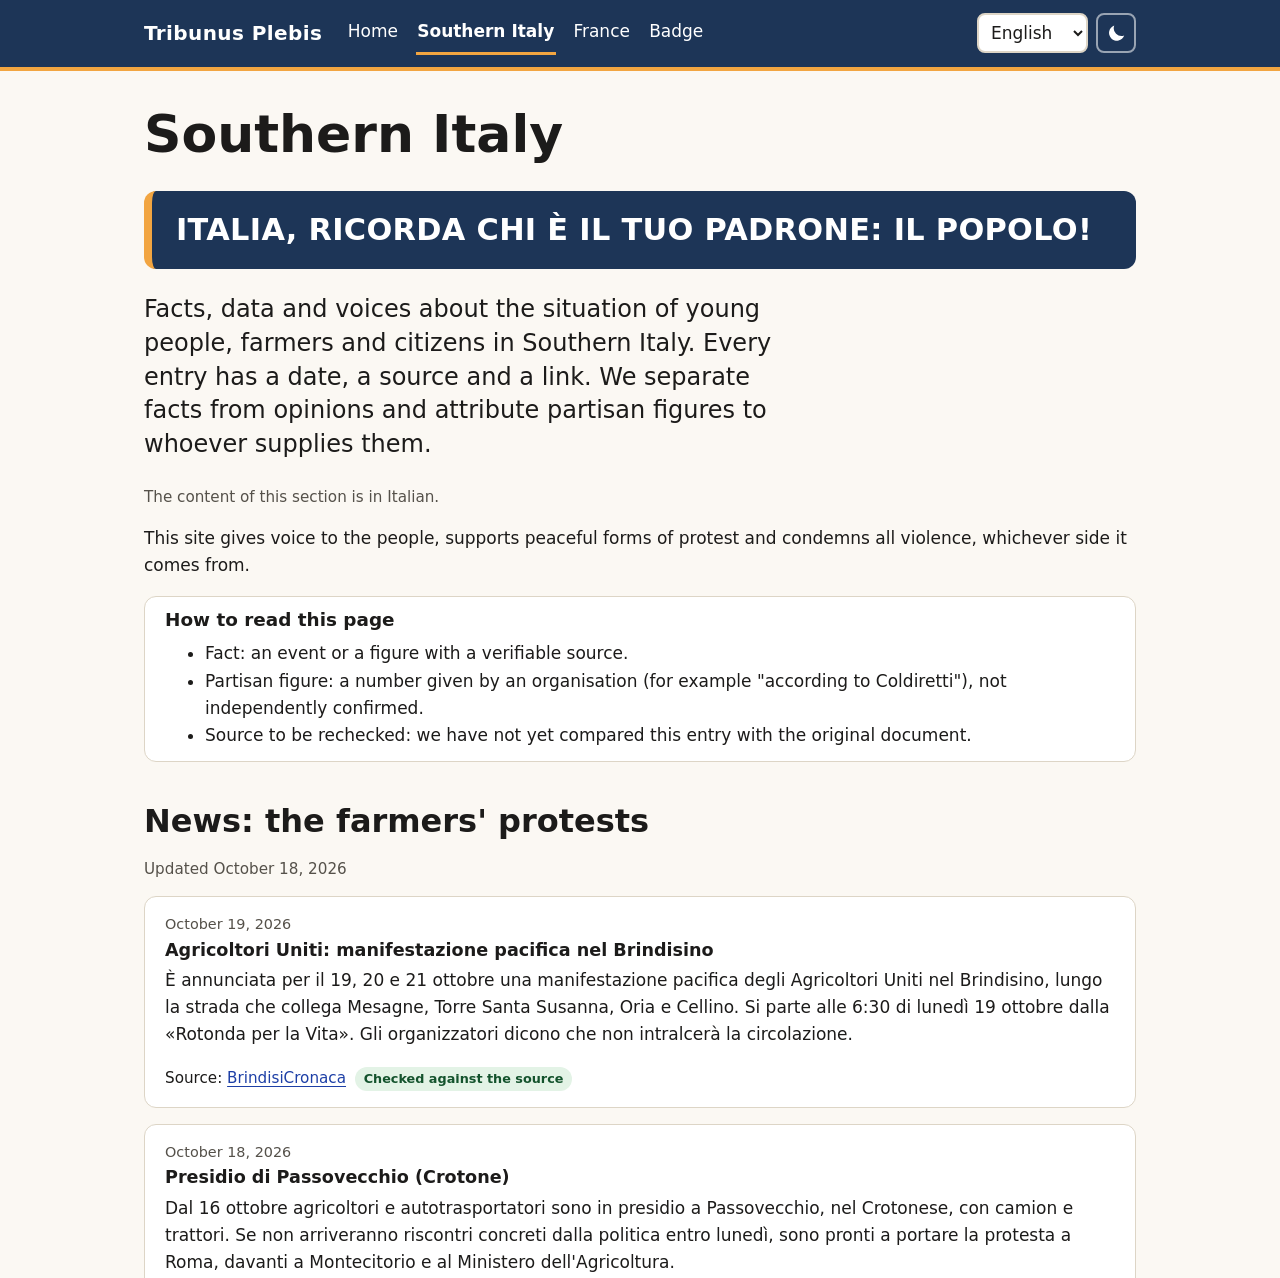
<file: it-sud/index.html>
<!doctype html>
<html lang="it" dir="ltr" data-root="../">
<head>
  <meta charset="utf-8">
  <meta name="viewport" content="width=device-width, initial-scale=1">
  <meta http-equiv="Content-Security-Policy" content="default-src 'none'; script-src 'self'; style-src 'self'; img-src 'self'; connect-src 'self'; base-uri 'none'; form-action 'none'; require-trusted-types-for 'script'">
  <meta name="referrer" content="strict-origin-when-cross-origin">
  <title>Italia – Sud · Tribunus Plebis</title>
  <meta name="description" content="Un sito non violento e non partitico dove le persone di ogni paese si fanno sentire, con fatti verificabili e rispetto reciproco.">
  <meta property="og:type" content="website">
  <meta property="og:site_name" content="Tribunus Plebis">
  <meta property="og:locale" content="it_IT">
  <meta property="og:title" content="Siamo umani · Tribunus Plebis">
  <meta property="og:description" content="Un sito non violento e non partitico dove le persone di ogni paese si fanno sentire, con fatti verificabili e rispetto reciproco.">
  <meta property="og:image" content="__SITE_URL__/assets/img/social.png">
  <meta property="og:image:width" content="1200">
  <meta property="og:image:height" content="630">
  <meta property="og:image:alt" content="Siamo umani. Siamo tutti fratelli e sorelle, da New York a Kiev, da Mosca a Tokyo, da Roma a Sydney.">
  <meta name="twitter:card" content="summary_large_image">
  <meta name="twitter:image" content="__SITE_URL__/assets/img/social.png">
  <link rel="icon" href="../assets/img/favicon.svg" type="image/svg+xml">
  <link rel="stylesheet" href="../assets/css/style.css">
  <script src="../assets/js/theme-init.js"></script>
  <script type="module" src="../assets/js/section.js"></script>
</head>
<body data-page="it-sud" data-title="itsud.docTitle" data-section="itsud" data-news="news.json" data-stats="stats.json">
  <main id="main" tabindex="-1">
    <noscript>
      <div class="container"><p class="notice">
        <span lang="it">Questo sito richiede JavaScript.</span> /
        <span lang="en">This site requires JavaScript.</span> /
        <span lang="fr">Ce site nécessite JavaScript.</span>
      </p></div>
    </noscript>

    <div class="container">
      <h1 data-i18n="itsud.h1"></h1>
      <p class="slogan" lang="it" data-i18n="itsud.slogan"></p>
      <p class="lead" data-i18n="itsud.intro"></p>
      <p class="muted" data-i18n="common.contentItalian"></p>
      <p data-i18n="itsud.nonviolence"></p>

      <section class="legend" aria-labelledby="howto-title">
        <h2 id="howto-title" data-i18n="section.howToRead.title"></h2>
        <ul data-i18n-list="section.howToRead.items"></ul>
      </section>

      <div id="section-content"></div>

      <section class="contribute" aria-labelledby="contribute-title" data-repo-wrap hidden>
        <h2 id="contribute-title" data-i18n="section.contribute.title"></h2>
        <p data-i18n="section.contribute.text"></p>
        <p class="actions">
          <a class="button" data-repo-path="issues/new?template=suggest-news-or-data.yml" hidden data-i18n="section.contribute.news"></a>
          <a class="button secondary" data-repo-path="issues/new?template=report-error.yml" hidden data-i18n="section.contribute.error"></a>
        </p>
      </section>

      <section aria-labelledby="next-title">
        <h2 id="next-title" data-i18n="itsud.next.title"></h2>
        <ul data-i18n-list="itsud.next.items"></ul>
      </section>
    </div>
  </main>
</body>
</html>
</file>
<file: assets/css/style.css>
/* Tribunus Plebis — stile base. System font stack, nessun font esterno.
   Proprietà logiche (inline-start/end) ovunque: il layout si specchia da solo con dir="rtl". */

:root {
  --bg: #fbf8f3;
  --surface: #ffffff;
  --ink: #1c1b1a;
  --muted: #55514a;
  --line: #ddd5c6;
  --brand: #1d3557;
  --on-brand: #ffffff;
  --accent: #f2a541;
  --link: #1d3fa6;
  --ok-bg: #e3f3e6;
  --ok-ink: #14532d;
  --warn-bg: #fdecc8;
  --warn-ink: #6b3f00;
  --focus: #0b57d0;
  --btn-bg: #1d3557;
  --btn-ink: #ffffff;
  --radius: 0.75rem;
  --gutter: 1rem;
  --font: system-ui, -apple-system, "Segoe UI", Roboto, "Helvetica Neue", Arial, "Noto Sans", sans-serif;
  color-scheme: light dark;
}

:root[data-theme="light"] { color-scheme: light; }

/* Tema scuro: DUE blocchi con gli stessi colori (scripts/check.mjs controlla che restino identici).
   Il primo vale per chi ha il sistema in scuro e non ha scelto nulla; il secondo per chi ha scelto «scuro» col pulsante. */
@media (prefers-color-scheme: dark) {
  :root:not([data-theme="light"]) {
    --bg: #121316;
    --surface: #1b1d22;
    --ink: #ecebe8;
    --muted: #b4afa5;
    --line: #34363d;
    --brand: #0f1d33;
    --on-brand: #ffffff;
    --accent: #f2a541;
    --link: #a9c4ff;
    --ok-bg: #12301d;
    --ok-ink: #b8e8c4;
    --warn-bg: #3a2c0b;
    --warn-ink: #ffdca1;
    --focus: #8ab4ff;
    --btn-bg: #a9c4ff;
    --btn-ink: #0f1d33;
  }
}

:root[data-theme="dark"] {
  color-scheme: dark;
  --bg: #121316;
  --surface: #1b1d22;
  --ink: #ecebe8;
  --muted: #b4afa5;
  --line: #34363d;
  --brand: #0f1d33;
  --on-brand: #ffffff;
  --accent: #f2a541;
  --link: #a9c4ff;
  --ok-bg: #12301d;
  --ok-ink: #b8e8c4;
  --warn-bg: #3a2c0b;
  --warn-ink: #ffdca1;
  --focus: #8ab4ff;
  --btn-bg: #a9c4ff;
  --btn-ink: #0f1d33;
}

*, *::before, *::after { box-sizing: border-box; }

/* L'attributo hidden deve vincere anche su classi che impostano display (es. .button). */
[hidden] { display: none !important; }

html { -webkit-text-size-adjust: 100%; }

body {
  margin: 0;
  background: var(--bg);
  color: var(--ink);
  font-family: var(--font);
  font-size: 1.0625rem;
  line-height: 1.6;
}

img, svg { max-inline-size: 100%; height: auto; }

h1, h2, h3, h4 { line-height: 1.2; margin-block: 0 0.5em; text-wrap: balance; }
h1 { font-size: clamp(2rem, 6vw, 3.25rem); }
h2 { font-size: clamp(1.5rem, 4vw, 2rem); margin-block-start: 2.5rem; }
h3 { font-size: 1.25rem; }
h4 { font-size: 1.1rem; }
p, ul, ol { margin-block: 0 1em; }

a { color: var(--link); text-underline-offset: 0.18em; }
a:hover { text-decoration-thickness: 0.15em; }

:focus-visible { outline: 3px solid var(--focus); outline-offset: 3px; border-radius: 2px; }

.container { max-inline-size: 64rem; margin-inline: auto; padding-inline: var(--gutter); }

.visually-hidden {
  position: absolute !important;
  inline-size: 1px; block-size: 1px;
  margin: -1px; padding: 0; border: 0;
  overflow: hidden; clip-path: inset(50%);
  white-space: nowrap;
}

.skip-link {
  position: absolute;
  inset-inline-start: var(--gutter);
  inset-block-start: -4rem;
  background: var(--brand);
  color: var(--on-brand);
  padding: 0.6rem 1rem;
  border-radius: var(--radius);
  z-index: 10;
}
.skip-link:focus { inset-block-start: var(--gutter); }

/* Intestazione */
.site-header { background: var(--brand); color: var(--on-brand); border-block-end: 4px solid var(--accent); }
.header-inner { display: flex; flex-wrap: wrap; align-items: center; gap: 0.5rem 1.5rem; padding-block: 0.75rem; }
.brand { color: var(--on-brand); font-weight: 700; font-size: 1.25rem; text-decoration: none; letter-spacing: 0.02em; }
.site-nav { flex: 1 1 auto; }
.site-nav ul { display: flex; flex-wrap: wrap; gap: 0.25rem 1rem; list-style: none; margin: 0; padding: 0; }
.site-nav a { color: var(--on-brand); text-decoration: none; padding: 0.4rem 0.1rem; border-block-end: 3px solid transparent; display: inline-block; }
.site-nav a:hover { border-block-end-color: rgba(255, 255, 255, 0.6); }
.site-nav a[aria-current="page"] { border-block-end-color: var(--accent); font-weight: 600; }
.site-header :focus-visible { outline-color: #ffffff; }
.lang-select {
  font: inherit;
  color: var(--ink);
  background: var(--surface);
  border: 2px solid var(--line);
  border-radius: 0.5rem;
  padding: 0.35rem 0.5rem;
  min-block-size: 2.5rem;
}

.header-tools { display: flex; align-items: center; gap: 0.5rem; }
.theme-toggle {
  display: inline-flex;
  align-items: center;
  justify-content: center;
  inline-size: 2.5rem;
  block-size: 2.5rem;
  padding: 0;
  color: var(--on-brand);
  background: transparent;
  border: 2px solid rgba(255, 255, 255, 0.55);
  border-radius: 0.5rem;
  cursor: pointer;
}
.theme-toggle:hover { background: rgba(255, 255, 255, 0.14); }
.theme-toggle svg { inline-size: 1.3rem; block-size: 1.3rem; }

/* Contenuto */
main { display: block; padding-block: 2rem 3rem; }
main:focus { outline: none; }
.lead { font-size: clamp(1.2rem, 3vw, 1.5rem); line-height: 1.4; max-inline-size: 40rem; }
.muted { color: var(--muted); font-size: 0.95rem; }
.notice { background: var(--surface); border: 1px dashed var(--line); border-radius: var(--radius); padding: 1rem 1.25rem; }

.hero { padding-block: 1.5rem 1rem; }
.hero h1 { margin-block-end: 0.35em; }
.hero p.sub { max-inline-size: 40rem; color: var(--muted); }

.actions { display: flex; flex-wrap: wrap; gap: 0.75rem; margin-block: 1.5rem; }
.button {
  display: inline-block;
  background: var(--btn-bg);
  color: var(--btn-ink);
  padding: 0.75rem 1.25rem;
  border-radius: var(--radius);
  font-weight: 600;
  text-decoration: none;
  border: 2px solid var(--btn-bg);
  min-block-size: 2.75rem;
}
.button:hover { filter: brightness(1.15); }
.button.secondary { background: transparent; color: var(--ink); border-color: var(--ink); }

/* Manifesto */
.principles { list-style: none; padding: 0; margin: 0; display: grid; gap: 1rem; grid-template-columns: repeat(auto-fit, minmax(16rem, 1fr)); }
.principle { background: var(--surface); border: 1px solid var(--line); border-inline-start: 5px solid var(--accent); border-radius: var(--radius); padding: 1rem 1.25rem; }
.principle h3 { margin-block-end: 0.25em; }
.principle p { margin: 0; }
.principles + .muted { margin-block-start: 1rem; }

.places { display: grid; gap: 1rem; grid-template-columns: repeat(auto-fit, minmax(16rem, 1fr)); }

/* Schede */
.card { background: var(--surface); border: 1px solid var(--line); border-radius: var(--radius); padding: 1rem 1.25rem; }
.card h4 { margin-block-end: 0.35em; }
.card p:last-child { margin-block-end: 0; }
.card-date { color: var(--muted); font-size: 0.9rem; margin-block-end: 0.25em; }
.stack { display: grid; gap: 1rem; }
.grid { display: grid; gap: 1rem; grid-template-columns: repeat(auto-fill, minmax(17rem, 1fr)); }
.stat-group { margin-block-start: 1.5rem; }
.stat-value { font-size: 2rem; font-weight: 700; line-height: 1.1; margin-block-end: 0.15em; color: var(--ink); }
.attribution { font-style: italic; color: var(--muted); }
.source { font-size: 0.95rem; margin-block-start: 0.5rem; }

.tag { display: inline-block; font-size: 0.8rem; font-weight: 600; padding: 0.1rem 0.55rem; border-radius: 999px; margin-inline-start: 0.25rem; white-space: nowrap; }
.tag-ok { background: var(--ok-bg); color: var(--ok-ink); }
.tag-warn { background: var(--warn-bg); color: var(--warn-ink); }

/* Italia – Sud */
.slogan {
  background: var(--brand);
  color: var(--on-brand);
  border-inline-start: 8px solid var(--accent);
  border-radius: var(--radius);
  padding: 1.25rem 1.5rem;
  font-size: clamp(1.25rem, 4vw, 1.9rem);
  font-weight: 800;
  line-height: 1.25;
  margin-block: 1rem 1.5rem;
  letter-spacing: 0.01em;
}
.legend { background: var(--surface); border: 1px solid var(--line); border-radius: var(--radius); padding: 0.75rem 1.25rem; }
.legend h2 { margin-block-start: 0; font-size: 1.15rem; }
.legend ul { margin-block-end: 0; }

/* Il coro */
.chorus-count { font-size: 1.35rem; font-weight: 700; margin-block-end: 0.25em; }
.chorus-list { list-style: none; margin: 1rem 0 0; padding: 0; display: flex; flex-wrap: wrap; gap: 0.5rem; }
.chorus-list li { background: var(--surface); border: 1px solid var(--line); border-radius: 999px; padding: 0.3rem 0.9rem; overflow-wrap: anywhere; }
.chorus-list .place { color: var(--muted); font-size: 0.9em; margin-inline-start: 0.5em; }
.chorus-list .place::before { content: "· "; }

/* Badge */
.badge-tool { display: grid; gap: 1.25rem; }
.badge-preview { background: var(--surface); border: 1px solid var(--line); border-radius: var(--radius); padding: 1.5rem; text-align: center; }
.badge-preview img { display: inline-block; inline-size: 320px; block-size: auto; max-inline-size: 100%; }
.style-field { border: 0; margin: 0; padding: 0; }
.style-field legend { font-weight: 600; margin-block-end: 0.35rem; padding: 0; }
.choice { display: inline-flex; align-items: center; gap: 0.4rem; margin-inline-end: 1.25rem; min-block-size: 2.25rem; }
.choice input { inline-size: 1.15rem; block-size: 1.15rem; accent-color: var(--link); }
.badge-compare { display: flex; flex-wrap: wrap; justify-content: center; gap: 1.5rem; }
.badge-compare figure { margin: 0; }
.badge-compare figcaption { color: var(--muted); font-size: 0.9rem; margin-block-start: 0.35rem; }
.notice-ok { background: var(--ok-bg); color: var(--ok-ink); border: 1px solid var(--ok-ink); }
.snippet { margin: 0 0 0.5rem; padding: 0.75rem 1rem; background: var(--surface); border: 1px solid var(--line); border-radius: var(--radius); overflow-x: auto; font-size: 0.9rem; direction: ltr; text-align: start; }
.snippet code { font-family: ui-monospace, SFMono-Regular, Menlo, Consolas, monospace; white-space: pre-wrap; overflow-wrap: anywhere; }
.field label { display: block; font-weight: 600; margin-block-end: 0.35rem; }
.field select { font: inherit; color: var(--ink); background: var(--surface); border: 2px solid var(--line); border-radius: 0.5rem; padding: 0.5rem 0.75rem; min-block-size: 2.75rem; min-inline-size: 12rem; }
.button-row { display: flex; align-items: center; gap: 0.75rem; flex-wrap: wrap; }
button.button { font: inherit; font-weight: 600; cursor: pointer; }

/* Pagine di testo (info) */
.prose { max-inline-size: 44rem; }
.prose h2 { font-size: 1.5rem; }
.prose li { margin-block-end: 0.35em; }
.toc { background: var(--surface); border: 1px solid var(--line); border-radius: var(--radius); padding: 0.75rem 1.25rem; }
.toc ul { margin-block-end: 0; }
.info-text .todo { background: var(--warn-bg); color: var(--warn-ink); padding: 0 0.3em; border-radius: 0.25em; font-weight: 600; }
.info-text section { scroll-margin-block-start: 1rem; }

/* Piè di pagina */
.site-footer { background: var(--surface); border-block-start: 1px solid var(--line); padding-block: 1.5rem; color: var(--muted); font-size: 0.95rem; }
.site-footer p { margin-block-end: 0.5rem; }
.footer-small { font-size: 0.85rem; }
.footer-draft { color: var(--warn-ink); background: var(--warn-bg); display: inline-block; padding: 0.35rem 0.75rem; border-radius: var(--radius); }
.footer-draft[hidden] { display: none; }
.footer-links { display: flex; gap: 1.25rem; flex-wrap: wrap; margin-block-end: 0; }

@media (prefers-reduced-motion: reduce) {
  *, *::before, *::after { animation: none !important; transition: none !important; scroll-behavior: auto !important; }
}

@media print {
  .site-header, .site-footer, .skip-link, .actions { display: none; }
  body { background: #fff; color: #000; }
}
</file>
